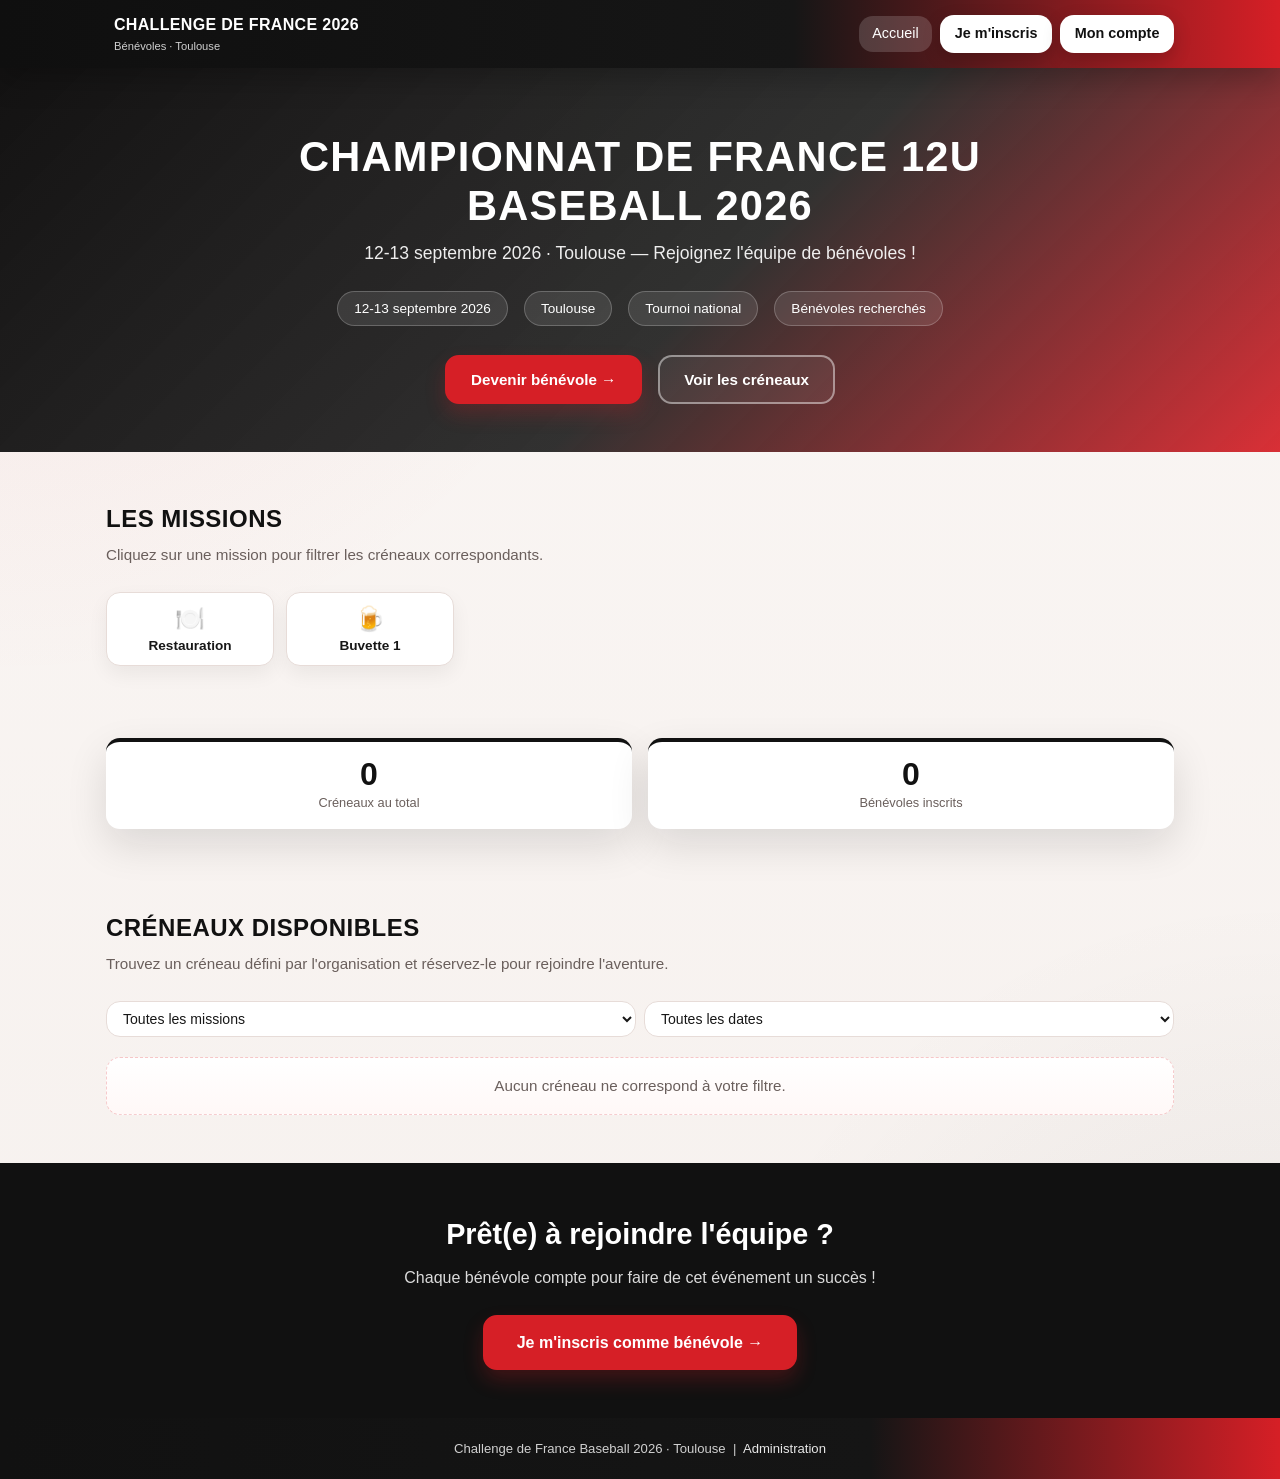
<file: index.html>
<!DOCTYPE html>
<html lang="fr">
<head>
  <meta charset="UTF-8" />
  <meta name="viewport" content="width=device-width, initial-scale=1.0" />
  <meta name="description" content="Devenez bénévole au Challenge de France de Baseball 2026 à Toulouse. Consultez les créneaux disponibles et inscrivez-vous en ligne." />
  <title>Bénévoles — Championnat de France 12U · Toulouse</title>
  <link rel="stylesheet" href="css/main.css?v=20260504-2" />
</head>
<body>

  <!-- ====== HEADER ====== -->
  <header>
    <nav class="navbar" aria-label="Navigation principale">
      <a href="index.html" class="navbar-brand" aria-label="Accueil">
        <span class="brand-emoji" aria-hidden="true"></span>
        <span>
          <span class="brand-text">Challenge de France 2026</span>
          <span class="brand-sub">Bénévoles · Toulouse</span>
        </span>
      </a>
      <div class="navbar-links" role="navigation">
        <a href="index.html" class="active">Accueil</a>
        <a href="benevole.html" class="btn-cta">Je m'inscris</a>
        <a href="compte.html" class="btn-cta">Mon compte</a>
      </div>
    </nav>
  </header>

  <main>

    <!-- ====== HERO ====== -->
    <section class="hero" aria-labelledby="hero-title">
      <div class="container">
        <h1 id="hero-title">
          Championnat de France 12U<br><span>Baseball 2026</span>
        </h1>
        <p class="hero-sub">
          12-13 septembre 2026 · Toulouse — Rejoignez l'équipe de bénévoles !
        </p>
        <div class="hero-badges" aria-label="Informations clés">
          <div class="hero-badge">12-13 septembre 2026</div>
          <div class="hero-badge">Toulouse</div>
          <div class="hero-badge">Tournoi national</div>
          <div class="hero-badge">Bénévoles recherchés</div>
        </div>
        <div class="hero-actions">
          <a href="benevole.html" class="btn btn-primary">Devenir bénévole →</a>
          <a href="#creneaux" class="btn btn-outline">Voir les créneaux</a>
        </div>
      </div>
    </section>

    <!-- ====== MISSIONS ====== -->
    <section class="section" aria-labelledby="missions-title">
      <div class="container">
        <h2 class="section-title" id="missions-title">Les missions</h2>
        <p class="section-sub">Cliquez sur une mission pour filtrer les créneaux correspondants.</p>

        <div class="missions-grid" role="list">
          <button class="mission-chip" data-mission="restauration" role="listitem" aria-label="Filtrer par mission Restauration">
            <span class="mission-icon" aria-hidden="true">🍽️</span>
            Restauration
          </button>
          <button class="mission-chip" data-mission="buvette_1" role="listitem" aria-label="Filtrer par mission Buvette 1">
            <span class="mission-icon" aria-hidden="true">🍺</span>
            Buvette 1
          </button>

        </div>
      </div>
    </section>

    <!-- ====== STATS ====== -->
    <section aria-label="Statistiques">
      <div class="container">
        <div class="stats-bar">
          <div class="stat-card">
            <div class="stat-number" id="stat-total-slots">—</div>
            <div class="stat-label">Créneaux au total</div>
          </div>
          <div class="stat-card">
            <div class="stat-number" id="stat-volunteers">—</div>
            <div class="stat-label">Bénévoles inscrits</div>
          </div>
        </div>
      </div>
    </section>

    <!-- ====== CRÉNEAUX ====== -->
    <section class="section" id="creneaux" aria-labelledby="creneaux-title">
      <div class="container">
        <h2 class="section-title" id="creneaux-title">Créneaux disponibles</h2>
        <p class="section-sub">Trouvez un créneau défini par l'organisation et réservez-le pour rejoindre l'aventure.</p>

        <!-- Filtres -->
        <div class="filter-bar" role="search" aria-label="Filtrer les créneaux">
          <select id="filter-mission" aria-label="Filtrer par mission">
            <option value="all">Toutes les missions</option>
            <option value="restauration">🍽️ Restauration</option>
            <option value="caisse_tombola">🎟️ Caisse/Tombola</option>
            <option value="terrain">⚾ Terrain</option>
            <option value="sono_video">🎤 Sono/vidéo</option>
            <option value="buvette_1">🍺 Buvette 1</option>
            <option value="buvette_2">🍺 Buvette 2</option>
          </select>
          <select id="filter-date" aria-label="Filtrer par date">
            <option value="all">Toutes les dates</option>
          </select>
        </div>

        <!-- Grille des créneaux (injectée par slots.js) -->
        <div id="slots-container" aria-live="polite" aria-label="Liste des créneaux">
          <div class="empty-state">
            <div class="empty-icon">⏳</div>
            <p>Chargement des créneaux fixes depuis la base…</p>
          </div>
        </div>
      </div>
    </section>

    <!-- ====== CTA INSCRIPTION ====== -->
    <section class="section" style="background:var(--color-primary);color:white;text-align:center;padding:3rem 1rem" aria-labelledby="cta-title">
      <div class="container">
        <h2 id="cta-title" style="font-size:1.8rem;margin-bottom:0.5rem">Prêt(e) à rejoindre l'équipe ?</h2>
        <p style="opacity:0.85;margin-bottom:1.5rem">Chaque bénévole compte pour faire de cet événement un succès !</p>
        <a href="benevole.html" class="btn btn-primary" style="font-size:1rem;padding:0.8rem 2rem">
          Je m'inscris comme bénévole →
        </a>
      </div>
    </section>

  </main>

  <!-- ====== FOOTER ====== -->
  <footer>
    <p>Challenge de France Baseball 2026 · Toulouse &nbsp;|&nbsp;
       <a href="admin.html">Administration</a>
    </p>
  </footer>

  <!-- Scripts (data.js doit être chargé en premier) -->
  <script src="js/supabase-config.js?v=20260430-1"></script>
  <script src="js/data.js?v=20260504-3"></script>
  <script src="js/slots.js?v=20260504-2"></script>

</body>
</html>
</file>
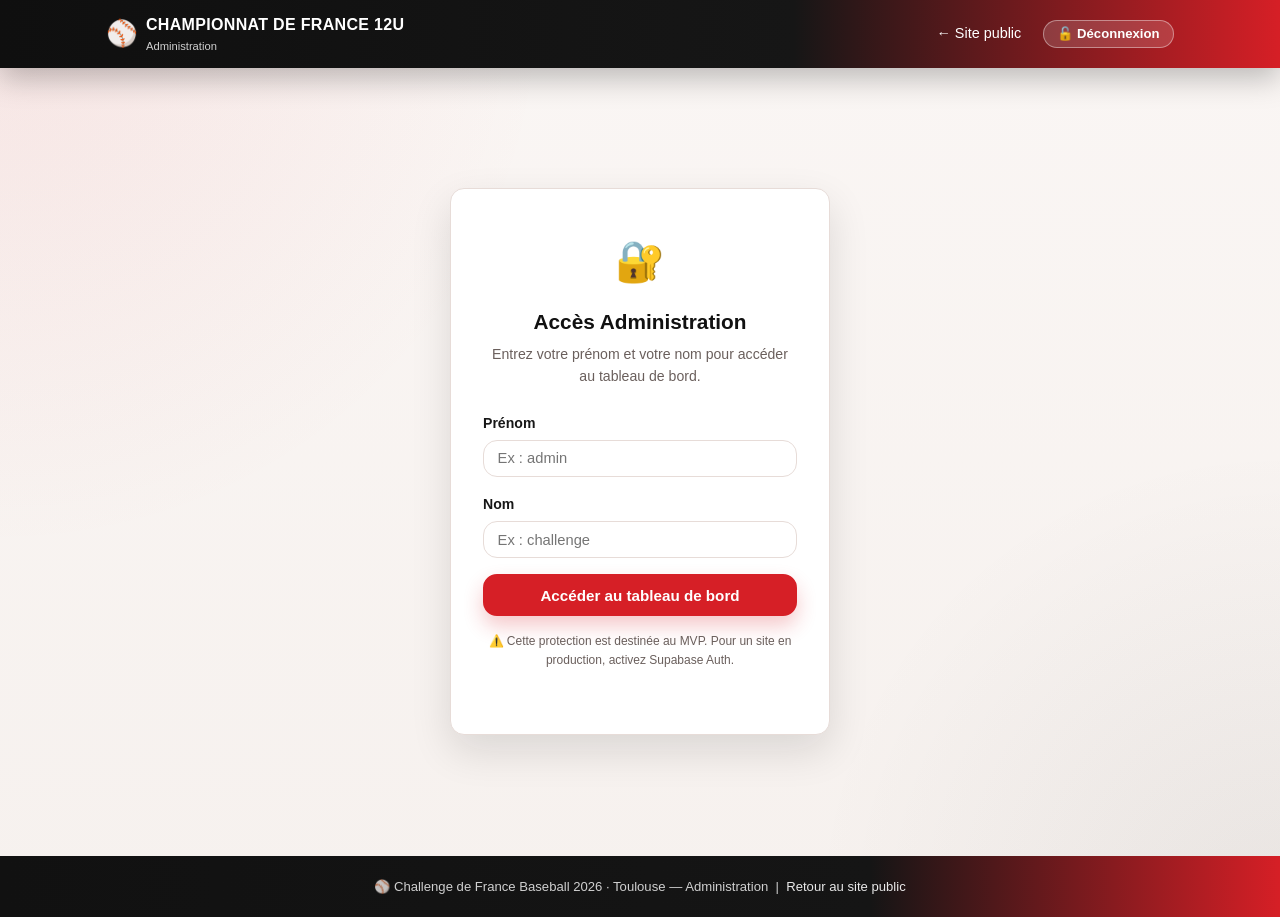
<file: admin.html>
<!DOCTYPE html>
<html lang="fr">
<head>
  <meta charset="UTF-8" />
  <meta name="viewport" content="width=device-width, initial-scale=1.0" />
  <meta name="robots" content="noindex, nofollow" />
  <title>Administration — Bénévoles · Championnat de France 12U · Baseball 2026</title>
  <link rel="stylesheet" href="css/main.css?v=20260504-1" />
  <link rel="stylesheet" href="css/admin.css?v=20260427-3" />
</head>
<body>

  <!-- ====== HEADER ====== -->
  <header>
    <nav class="navbar" aria-label="Navigation principale">
      <a href="index.html" class="navbar-brand" aria-label="Accueil">
        <span class="brand-emoji" aria-hidden="true">⚾</span>
        <span>
          <span class="brand-text">Championnat de France 12U</span>
          <span class="brand-sub">Administration</span>
        </span>
      </a>
      <div class="navbar-links">
        <a href="index.html">← Site public</a>
        <button id="logout-btn" class="btn btn-sm" style="background:rgba(255,255,255,0.15);color:white;border:1px solid rgba(255,255,255,0.4)" aria-label="Se déconnecter">
          🔓 Déconnexion
        </button>
      </div>
    </nav>
  </header>

  <main>

    <!-- ====== LOGIN ====== -->
    <section id="admin-login" class="admin-login-page" style="display:flex" aria-labelledby="login-title">
      <div class="login-card">
        <div class="login-icon" aria-hidden="true">🔐</div>
        <h2 id="login-title">Accès Administration</h2>
        <p>Entrez votre prénom et votre nom pour accéder au tableau de bord.</p>

        <div id="login-error" class="alert alert-danger hidden" role="alert">
          <span class="alert-icon" aria-hidden="true">⚠️</span>
          <span>Prénom ou nom incorrect.</span>
        </div>

        <form id="login-form" novalidate>
          <div class="form-group" style="text-align:left">
            <label for="admin-first-name">Prénom</label>
            <input
              type="text"
              id="admin-first-name"
              name="firstName"
              autocomplete="given-name"
              placeholder="Ex : admin"
              aria-required="true"
              required
            />
          </div>
          <div class="form-group" style="text-align:left">
            <label for="admin-last-name">Nom</label>
            <input
              type="text"
              id="admin-last-name"
              name="lastName"
              autocomplete="family-name"
              placeholder="Ex : challenge"
              aria-required="true"
              required
            />
          </div>
          <button type="submit" class="btn btn-primary btn-block" style="margin-top:0.5rem">
            Accéder au tableau de bord
          </button>
        </form>

        <p style="font-size:0.75rem;color:var(--color-text-muted);margin-top:1rem">
          ⚠️ Cette protection est destinée au MVP. Pour un site en production, activez Supabase Auth.
        </p>
      </div>
    </section>

    <!-- ====== DASHBOARD ====== -->
    <div id="admin-dashboard" style="display:none">
      <div class="admin-main">

        <!-- En-tête dashboard -->
        <div class="admin-header">
          <h1>📊 Tableau de bord bénévoles</h1>
          <div class="admin-toolbar">
            <div class="export-dropdown" style="position: relative; display: inline-block;">
              <button id="export-csv-btn" class="btn btn-sm btn-secondary" aria-label="Télécharger les données en CSV" aria-haspopup="true">
                📥 Télécharger
              </button>
              <div id="export-menu" class="export-menu" style="display: none; position: absolute; top: 100%; right: 0; background: white; border: 1px solid var(--color-border, #ddd); border-radius: 4px; box-shadow: 0 2px 8px rgba(0,0,0,0.15); z-index: 1000; min-width: 220px;">
                <button id="export-registrations-btn" class="export-option" style="display: block; width: 100%; padding: 0.75rem 1rem; text-align: left; border: none; background: none; cursor: pointer; font-size: 0.95rem;">
                  📋 Inscriptions
                </button>
                <button id="export-slots-btn" class="export-option" style="display: block; width: 100%; padding: 0.75rem 1rem; text-align: left; border: none; background: none; cursor: pointer; font-size: 0.95rem;">
                  🕒 Créneaux
                </button>
                <button id="export-accounts-btn" class="export-option" style="display: block; width: 100%; padding: 0.75rem 1rem; text-align: left; border: none; background: none; cursor: pointer; font-size: 0.95rem;">
                  👤 Comptes utilisateurs
                </button>
              </div>
            </div>
          </div>
        </div>

        <!-- Stats rapides -->
        <div class="stats-bar" style="margin-bottom:1.5rem" aria-label="Statistiques">
          <div class="stat-card accent">
            <div class="stat-number" id="admin-stat-reg">—</div>
            <div class="stat-label">Inscriptions</div>
          </div>
          <div class="stat-card">
            <div class="stat-number" id="admin-stat-open">—</div>
            <div class="stat-label">Créneaux dispo</div>
          </div>
          <div class="stat-card">
            <div class="stat-number" id="admin-stat-full">—</div>
            <div class="stat-label">Créneaux complets</div>
          </div>
          <div class="stat-card">
            <div class="stat-number" id="admin-stat-places">—</div>
            <div class="stat-label">Places total</div>
          </div>
        </div>

        <!-- Onglets -->
        <div class="admin-tabs" role="tablist" aria-label="Sections du tableau de bord">
          <button class="tab-btn active" data-tab="tab-registrations" role="tab" aria-selected="true" aria-controls="tab-registrations">
            📋 Inscriptions
          </button>
          <button class="tab-btn" data-tab="tab-slots" role="tab" aria-selected="false" aria-controls="tab-slots">
            📅 Créneaux
          </button>
          <button class="tab-btn" data-tab="tab-calendar" role="tab" aria-selected="false" aria-controls="tab-calendar">
            🗓️ Calendrier
          </button>
          <button class="tab-btn" data-tab="tab-accounts" role="tab" aria-selected="false" aria-controls="tab-accounts">
            👤 Comptes créés
          </button>
        </div>

        <!-- ---- Onglet Inscriptions ---- -->
        <div id="tab-registrations" class="tab-panel active" role="tabpanel" aria-labelledby="tab-btn-registrations">

          <!-- Filtres -->
          <div class="filter-bar" style="margin-bottom:1rem" aria-label="Filtres des inscriptions">
            <select id="admin-filter-mission" aria-label="Filtrer par mission">
              <option value="all">Toutes les missions</option>
            </select>
            <select id="admin-filter-date" aria-label="Filtrer par date">
              <option value="all">Toutes les dates</option>
            </select>
          </div>

          <!-- Tableau -->
          <div class="table-wrapper">
            <table aria-label="Liste des inscriptions bénévoles">
              <thead>
                <tr>
                  <th scope="col">Nom</th>
                  <th scope="col">Coordonnées</th>
                  <th scope="col">Mission</th>
                  <th scope="col">Créneau</th>
                  <th scope="col">Commentaire</th>
                  <th scope="col">Inscrit le</th>
                  <th scope="col"><span class="sr-only">Actions</span></th>
                </tr>
              </thead>
              <tbody id="reg-tbody" aria-live="polite">
                <tr>
                  <td colspan="7" style="text-align:center;padding:2rem;color:var(--color-text-muted)">
                    Chargement…
                  </td>
                </tr>
              </tbody>
            </table>
          </div>
        </div>

        <!-- ---- Onglet Créneaux ---- -->
        <div id="tab-slots" class="tab-panel" role="tabpanel">
          <div id="slots-admin-container" aria-live="polite">
            <p style="color:var(--color-text-muted)">Chargement…</p>
          </div>
        </div>

        <!-- ---- Onglet Calendrier ---- -->
        <div id="tab-calendar" class="tab-panel" role="tabpanel">
          <div id="calendar-admin-container" aria-live="polite">
            <p style="color:var(--color-text-muted)">Chargement…</p>
          </div>
        </div>

        <!-- ---- Onglet Comptes ---- -->
        <div id="tab-accounts" class="tab-panel" role="tabpanel">
          <div class="table-wrapper">
            <table aria-label="Liste des comptes bénévoles créés">
              <thead>
                <tr>
                  <th scope="col">Nom</th>
                  <th scope="col">Email</th>
                  <th scope="col">Téléphone</th>
                  <th scope="col">Créé le</th>
                </tr>
              </thead>
              <tbody id="accounts-tbody" aria-live="polite">
                <tr>
                  <td colspan="4" style="text-align:center;padding:2rem;color:var(--color-text-muted)">
                    Chargement…
                  </td>
                </tr>
              </tbody>
            </table>
          </div>
        </div>
      </div><!-- /admin-main -->
    </div><!-- /admin-dashboard -->

  </main>

  <!-- ====== MODAL SUPPRESSION ====== -->
  <div id="delete-modal" class="modal-overlay hidden" role="dialog" aria-modal="true" aria-labelledby="delete-modal-title">
    <div class="modal">
      <h3 id="delete-modal-title">⚠️ Confirmer la suppression</h3>
      <p>Cette action est irréversible. Êtes-vous sûr(e) de vouloir supprimer cette inscription ?</p>
      <div class="modal-actions">
        <button id="delete-cancel-btn" class="btn btn-sm" style="background:#eee;color:var(--color-text);border:none">
          Annuler
        </button>
        <button id="delete-confirm-btn" class="btn btn-sm" style="background:var(--color-danger);color:white;border:none">
          Supprimer
        </button>
      </div>
    </div>
  </div>

  <!-- ====== FOOTER ====== -->
  <footer>
    <p>⚾ Challenge de France Baseball 2026 · Toulouse — Administration &nbsp;|&nbsp;
       <a href="index.html">Retour au site public</a>
    </p>
  </footer>

  <!-- Scripts -->
  <script src="js/supabase-config.js?v=20260430-1"></script>
  <script src="js/password-toggle.js?v=20260430-1"></script>
  <script src="js/data.js?v=20260504-2"></script>
  <script src="js/admin.js?v=20260430-1"></script>

  <style>
    /* Accessibilité : classe sr-only */
    .sr-only {
      position: absolute;
      width: 1px;
      height: 1px;
      padding: 0;
      margin: -1px;
      overflow: hidden;
      clip: rect(0,0,0,0);
      white-space: nowrap;
      border: 0;
    }
  </style>

</body>
</html>
</file>
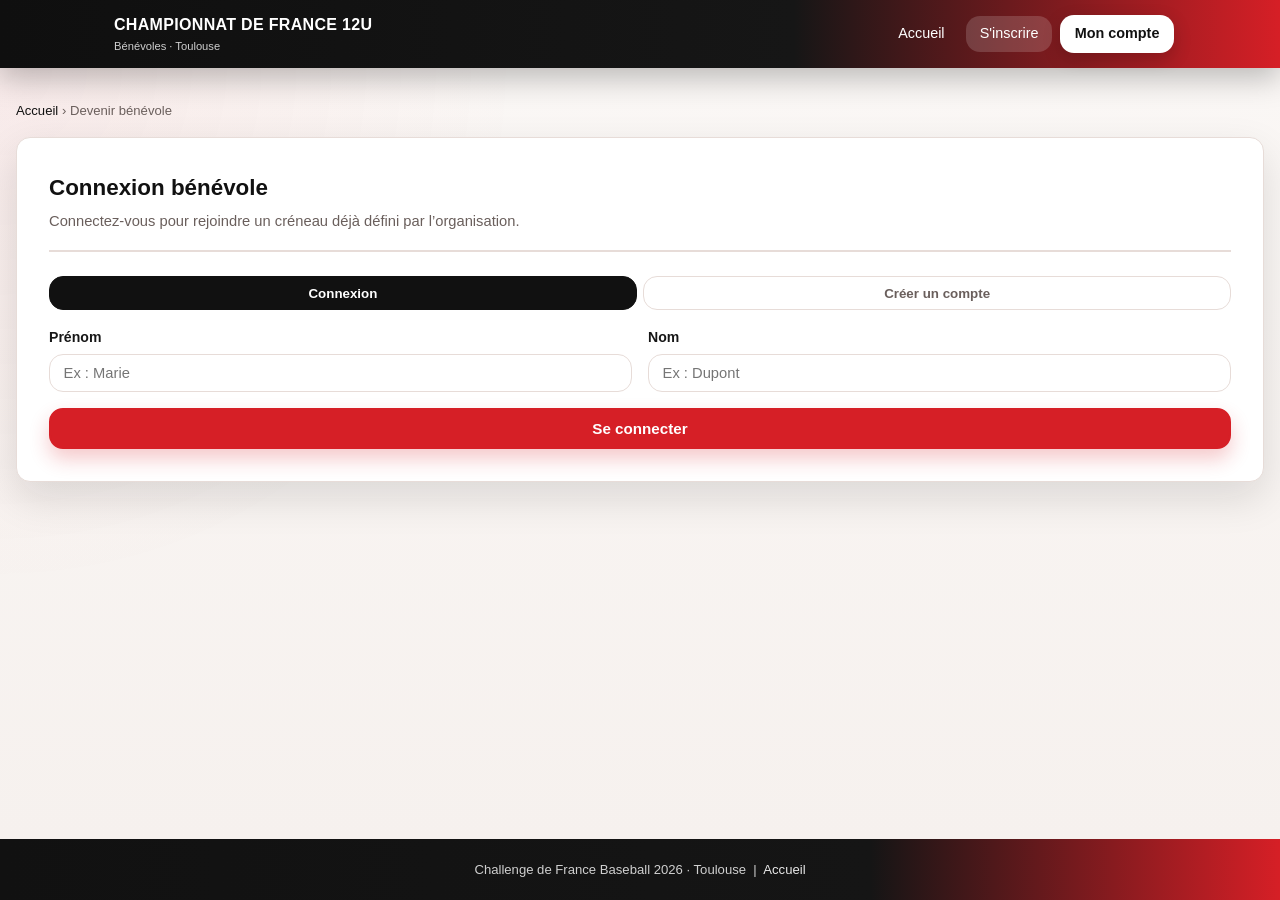
<file: benevole.html>
<!DOCTYPE html>
<html lang="fr">
<head>
  <meta charset="UTF-8" />
  <meta name="viewport" content="width=device-width, initial-scale=1.0" />
  <meta name="description" content="Inscrivez-vous comme bénévole au Challenge de France de Baseball 2026 à Toulouse." />
  <title>S'inscrire — Bénévoles · Championnat de France 12U · Baseball 2026</title>
  <link rel="stylesheet" href="css/main.css?v=20260504-1" />
</head>
<body>

  <!-- ====== HEADER ====== -->
  <header>
    <nav class="navbar" aria-label="Navigation principale">
      <a href="index.html" class="navbar-brand" aria-label="Accueil">
        <span class="brand-emoji" aria-hidden="true"></span>
        <span>
            <span class="brand-text">Championnat de France 12U</span>
          <span class="brand-sub">Bénévoles · Toulouse</span>
        </span>
      </a>
      <div class="navbar-links" role="navigation">
        <a href="index.html">Accueil</a>
        <a href="benevole.html" class="active">S'inscrire</a>
        <a href="compte.html" class="btn-cta">Mon compte</a>
      </div>
    </nav>
  </header>

  <main class="form-page">
    <div class="form-container">

      <!-- Breadcrumb -->
      <nav aria-label="Fil d'Ariane" style="font-size:0.82rem;color:var(--color-text-muted);margin-bottom:1rem">
        <a href="index.html">Accueil</a> › Devenir bénévole
      </nav>

      <section class="form-card" aria-labelledby="auth-title">
        <div class="form-header">
          <h2 id="auth-title">Connexion bénévole</h2>
          <p>Connectez-vous pour rejoindre un créneau déjà défini par l’organisation.</p>
        </div>

        <div id="auth-alert" class="alert alert-danger hidden" role="alert" aria-live="assertive">
          <span class="alert-icon" aria-hidden="true"></span>
          <span class="alert-message">Une erreur est survenue.</span>
        </div>

        <div id="user-session" class="planner-session hidden" aria-live="polite">
          <div>
            Connecté en tant que <strong id="session-name">—</strong>
          </div>
          <button id="logout-user-btn" class="btn btn-sm" type="button" style="background:#f0f3f9;border:1px solid var(--color-border)">Se déconnecter</button>
        </div>

        <div id="auth-panel" class="auth-panel">
          <div class="auth-tabs" role="tablist" aria-label="Connexion ou création de compte">
            <button id="tab-login" class="auth-tab active" data-tab="login" role="tab" aria-selected="true" type="button">Connexion</button>
            <button id="tab-register" class="auth-tab" data-tab="register" role="tab" aria-selected="false" type="button">Créer un compte</button>
          </div>

          <form id="login-form" class="auth-form" data-panel="login" autocomplete="on">
            <div class="form-row">
              <div class="form-group">
                <label for="login-firstName">Prénom</label>
                <input id="login-firstName" name="firstName" type="text" placeholder="Ex : Marie" required />
              </div>
              <div class="form-group">
                <label for="login-lastName">Nom</label>
                <input id="login-lastName" name="lastName" type="text" placeholder="Ex : Dupont" required />
              </div>
            </div>
            <button class="btn btn-primary btn-block" type="submit">Se connecter</button>
          </form>

          <form id="register-form" class="auth-form hidden" data-panel="register" autocomplete="on">
            <div class="form-row">
              <div class="form-group">
                <label for="register-firstName">Prénom</label>
                <input id="register-firstName" name="firstName" type="text" placeholder="Ex : Marie" required />
              </div>
              <div class="form-group">
                <label for="register-lastName">Nom</label>
                <input id="register-lastName" name="lastName" type="text" placeholder="Ex : Dupont" required />
              </div>
            </div>
            <div class="form-group">
              <label for="register-email">Email</label>
              <input id="register-email" name="email" type="email" placeholder="Ex : marie@email.fr" required />
            </div>
            <div class="form-group">
              <label for="register-phone">Téléphone</label>
              <input id="register-phone" name="phone" type="tel" placeholder="Ex : 06 12 34 56 78" required />
            </div>
            <button class="btn btn-primary btn-block" type="submit">Créer mon compte</button>
          </form>
        </div>
      </section>

      <section id="planner-card" class="form-card hidden" aria-labelledby="planner-title" style="margin-top:1rem">
        <div class="form-header">
          <h2 id="planner-title">Choix d'un créneau</h2>
          <p>Sélectionnez un créneau existant correspondant à votre disponibilité. Les créneaux sont créés par l’organisation et visibles par tous.</p>
          <a href="#my-slots-section" class="btn btn-sm" style="margin-top:0.65rem;background:#f0f3f9;border:1px solid var(--color-border)">Mes créneaux</a>
        </div>

        <div id="planner-alert" class="alert alert-info hidden" role="status" aria-live="polite">
          <span class="alert-icon" aria-hidden="true">ℹ️</span>
          <span class="alert-message">Information</span>
        </div>

        <div class="planner-layout">
          <div class="planner-create card">
            <h3>Filtres</h3>
            <div class="form-group">
              <label for="slot-filter-mission">Mission</label>
              <select id="slot-filter-mission" name="slot-filter-mission">
                <option value="all">Toutes les missions</option>
              </select>
            </div>
            <div class="form-group">
              <label for="slot-filter-date">Date</label>
              <select id="slot-filter-date" name="slot-filter-date">
                <option value="all">Toutes les dates</option>
              </select>
            </div>
            <div class="form-group">
              <label for="slot-comment">Note pour l'organisation (optionnel)</label>
              <textarea id="slot-comment" rows="2" placeholder="Ex : besoin d'un créneau court, je peux aider au transport..."></textarea>
            </div>
            <p class="form-note">Choisissez un créneau dans la liste à droite pour vous inscrire.</p>
          </div>

          <div class="planner-calendar card">
            <div class="planner-calendar-head">
              <h3>Créneaux disponibles</h3>
            </div>
            <div id="slots-grid" class="slots-grid" aria-live="polite"></div>
          </div>
        </div>

        <div id="my-slots-section" class="planner-join card" style="margin-top:1rem">
          <h3>Mes créneaux</h3>
          <p class="form-note" style="margin-bottom:0.75rem">Voici les créneaux que vous avez déjà réservés.</p>
          <div id="my-slots-list"></div>
        </div>
      </section>

    </div><!-- /form-container -->
  </main>

  <!-- ====== FOOTER ====== -->
  <footer>
    <p>Challenge de France Baseball 2026 · Toulouse &nbsp;|&nbsp;
       <a href="index.html">Accueil</a>
    </p>
  </footer>

  <!-- Scripts -->
  <script src="js/supabase-config.js?v=20260430-1"></script>
  <script src="js/data.js?v=20260504-2"></script>
  <script src="js/form.js?v=20260504-1"></script>

</body>
</html>
</file>
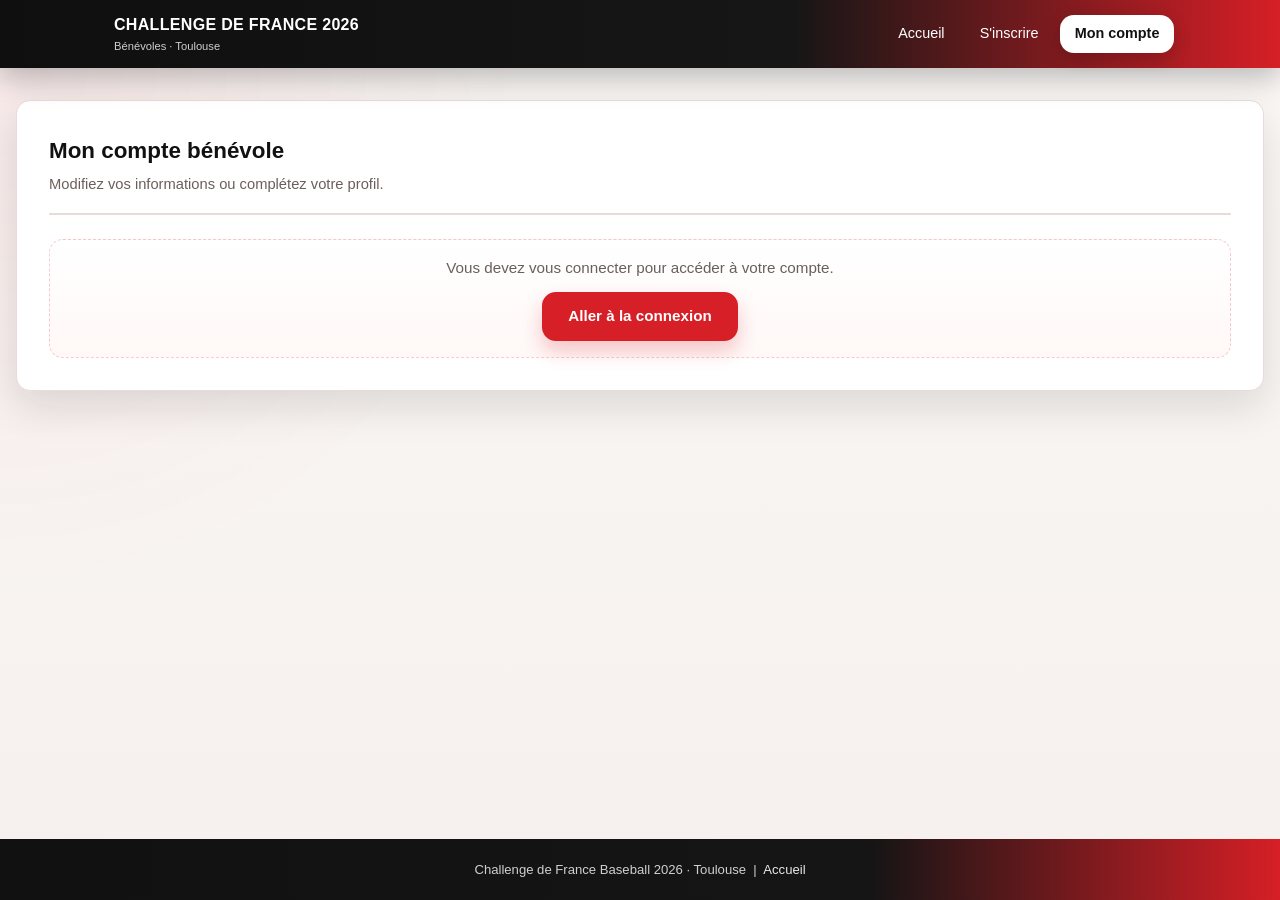
<file: compte.html>
<!DOCTYPE html>
<html lang="fr">
<head>
  <meta charset="UTF-8" />
  <meta name="viewport" content="width=device-width, initial-scale=1.0" />
  <meta name="description" content="Gérez vos informations bénévoles pour le Challenge de France de Baseball 2026 à Toulouse." />
  <title>Mon compte — Bénévoles · Championnat de France 12U · Baseball 2026</title>
  <link rel="stylesheet" href="css/main.css?v=20260504-1" />
</head>
<body>

  <header>
    <nav class="navbar" aria-label="Navigation principale">
      <a href="index.html" class="navbar-brand" aria-label="Accueil">
        <span class="brand-emoji" aria-hidden="true"></span>
        <span>
          <span class="brand-text">Challenge de France 2026</span>
          <span class="brand-sub">Bénévoles · Toulouse</span>
        </span>
      </a>
      <div class="navbar-links" role="navigation">
        <a href="index.html">Accueil</a>
        <a href="benevole.html">S'inscrire</a>
        <a href="compte.html" class="btn-cta active">Mon compte</a>
      </div>
    </nav>
  </header>

  <main class="form-page">
    <div class="form-container">
      <section class="form-card" aria-labelledby="account-title">
        <div class="form-header">
          <h2 id="account-title">Mon compte bénévole</h2>
          <p>Modifiez vos informations ou complétez votre profil.</p>
        </div>

        <div id="account-alert" class="alert alert-info hidden" role="status" aria-live="polite">
          <span class="alert-icon" aria-hidden="true">ℹ️</span>
          <span class="alert-message">Information</span>
        </div>

        <div id="account-logged-out" class="empty-state hidden" style="padding:1rem 1.2rem;">
          <p>Vous devez vous connecter pour accéder à votre compte.</p>
          <a href="benevole.html" class="btn btn-primary" style="margin-top:0.75rem">Aller à la connexion</a>
        </div>

        <form id="account-form" class="auth-form hidden" autocomplete="on">
          <div class="form-row">
            <div class="form-group">
              <label for="account-firstName">Prénom</label>
              <input id="account-firstName" name="firstName" type="text" required placeholder="Entrez la valeur" />
            </div>
            <div class="form-group">
              <label for="account-lastName">Nom</label>
              <input id="account-lastName" name="lastName" type="text" required placeholder="Entrez la valeur" />
            </div>
          </div>
          <div class="form-group">
            <label for="account-email">Email</label>
            <input id="account-email" name="email" type="email" required placeholder="Entrez la valeur" />
          </div>
          <div class="form-group">
            <label for="account-phone">Téléphone</label>
            <input id="account-phone" name="phone" type="tel" required placeholder="Entrez la valeur" />
          </div>
          <button class="btn btn-primary btn-block" type="submit">Enregistrer les modifications</button>
        </form>

        <div class="account-danger-zone hidden" id="account-delete-zone">
          <button id="delete-account-btn" class="btn btn-danger btn-block" type="button">
            Supprimer mon compte et mes données
          </button>
        </div>
      </section>
    </div>
  </main>

  <footer>
    <p>Challenge de France Baseball 2026 · Toulouse &nbsp;|&nbsp;
       <a href="index.html">Accueil</a>
    </p>
  </footer>

  <script src="js/supabase-config.js?v=20260430-3"></script>
  <script src="js/data.js?v=20260504-2"></script>
  <script src="js/account.js?v=20260501-2"></script>

</body>
</html>
</file>
<file: css/main.css>
/* ===================================================
   Baseball Challenge France 2026 — Styles principaux
   Mobile-first, responsive
   =================================================== */

/* ---- Variables ---- */
:root {
  --color-primary: #111111;
  --color-secondary: #d61f26;
  --color-white: #ffffff;
  --color-bg: #f6f1ee;
  --color-bg-card: #ffffff;
  --color-text: #171717;
  --color-text-muted: #6a5f5c;
  --color-border: #e7dcd8;
  --color-success: #28a745;
  --color-warning: #ffc107;
  --color-danger: #dc3545;
  --radius: 14px;
  --shadow: 0 16px 40px rgba(17, 17, 17, 0.12);
  --font: 'Trebuchet MS', 'Segoe UI', sans-serif;
  --transition: 0.2s ease;
}

/* ---- Reset & Base ---- */
*, *::before, *::after {
  box-sizing: border-box;
  margin: 0;
  padding: 0;
}

html {
  scroll-behavior: smooth;
}

body {
  font-family: var(--font);
  background:
    radial-gradient(circle at top left, rgba(214, 31, 38, 0.08), transparent 35%),
    radial-gradient(circle at bottom right, rgba(17, 17, 17, 0.06), transparent 30%),
    linear-gradient(180deg, #faf6f4 0%, var(--color-bg) 100%);
  color: var(--color-text);
  line-height: 1.6;
  min-height: 100vh;
  display: flex;
  flex-direction: column;
}

img {
  max-width: 100%;
  display: block;
}

a {
  color: var(--color-primary);
  text-decoration: none;
}

a:hover {
  text-decoration: underline;
}

ul, ol {
  list-style: none;
}

/* ---- Layout ---- */
.container {
  width: 100%;
  max-width: 1100px;
  margin: 0 auto;
  padding: 0 1rem;
}

main {
  flex: 1;
}

/* ---- Header / Navbar ---- */
header {
  background: linear-gradient(90deg, #0f0f0f 0%, #161616 62%, #d61f26 100%);
  color: var(--color-white);
  padding: 0;
  position: sticky;
  top: 0;
  z-index: 100;
  box-shadow: 0 10px 30px rgba(0,0,0,0.25);
}

.navbar {
  display: flex;
  align-items: center;
  justify-content: space-between;
  padding: 0.75rem 1rem;
  max-width: 1100px;
  margin: 0 auto;
}

.navbar-brand {
  display: flex;
  align-items: center;
  gap: 0.5rem;
  text-decoration: none;
  color: var(--color-white);
}

.navbar-brand .brand-emoji {
  font-size: 1.6rem;
}

.navbar-brand .brand-text {
  font-size: 1rem;
  font-weight: 700;
  line-height: 1.2;
  text-transform: uppercase;
  letter-spacing: 0.02em;
}

.navbar-brand .brand-sub {
  font-size: 0.7rem;
  font-weight: 400;
  opacity: 0.8;
  display: block;
}

.navbar-links {
  display: flex;
  gap: 0.5rem;
  align-items: center;
}

.navbar-links a {
  color: var(--color-white);
  padding: 0.4rem 0.85rem;
  border-radius: var(--radius);
  font-size: 0.9rem;
  font-weight: 500;
  transition: background var(--transition);
  text-decoration: none;
}

.navbar-links a:hover,
.navbar-links a.active {
  background: rgba(255,255,255,0.16);
  text-decoration: none;
}

.navbar-links a.btn-cta {
  background: #ffffff;
  color: var(--color-primary);
  border: 1px solid rgba(255,255,255,0.2);
  box-shadow: 0 6px 18px rgba(0,0,0,0.18);
  font-weight: 700;
}

.navbar-links a.btn-cta:hover {
  background: #fff3f3;
}

/* ---- Hero ---- */
.hero {
  background:
    linear-gradient(135deg, rgba(0,0,0,0.92) 0%, rgba(17,17,17,0.86) 56%, rgba(214,31,38,0.92) 100%),
    radial-gradient(circle at top right, rgba(255,255,255,0.08), transparent 32%);
  color: var(--color-white);
  padding: 4rem 1rem 3rem;
  text-align: center;
}

.hero h1 {
  font-size: 2.1rem;
  font-weight: 900;
  margin-bottom: 0.5rem;
  line-height: 1.2;
  text-transform: uppercase;
  letter-spacing: 0.03em;
}

.hero h1 span {
  color: #ffffff;
}

.hero .hero-sub {
  font-size: 1.1rem;
  opacity: 0.92;
  margin-bottom: 1.5rem;
}

.hero-badges {
  display: flex;
  justify-content: center;
  gap: 1rem;
  flex-wrap: wrap;
  margin-bottom: 1.8rem;
}

.hero-badge {
  background: rgba(255,255,255,0.1);
  border: 1px solid rgba(255,255,255,0.22);
  border-radius: 2rem;
  padding: 0.35rem 1rem;
  font-size: 0.85rem;
  display: flex;
  align-items: center;
  gap: 0.35rem;
}

.hero-actions {
  display: flex;
  justify-content: center;
  gap: 1rem;
  flex-wrap: wrap;
}

/* ---- Buttons ---- */
.btn {
  display: inline-block;
  padding: 0.65rem 1.5rem;
  border-radius: var(--radius);
  font-size: 0.95rem;
  font-weight: 600;
  cursor: pointer;
  border: 2px solid transparent;
  transition: all var(--transition);
  text-decoration: none;
  text-align: center;
}

.btn:hover {
  text-decoration: none;
}

.btn-primary {
  background: var(--color-secondary);
  color: var(--color-white);
  border-color: var(--color-secondary);
  box-shadow: 0 10px 20px rgba(214, 31, 38, 0.24);
}

.btn-primary:hover {
  background: #b8181e;
  border-color: #b8181e;
}

.btn-outline {
  background: rgba(255,255,255,0.06);
  color: var(--color-white);
  border-color: rgba(255,255,255,0.45);
}

.btn-outline:hover {
  background: rgba(255,255,255,0.14);
}

.btn-secondary {
  background: var(--color-primary);
  color: var(--color-white);
}

.btn-secondary:hover {
  background: #002d6b;
}

.btn-danger {
  background: #b42318;
  color: var(--color-white);
  border-color: #b42318;
}

.btn-danger:hover {
  background: #8f1d13;
  border-color: #8f1d13;
}

.btn-sm {
  padding: 0.35rem 0.85rem;
  font-size: 0.82rem;
}

.btn-block {
  width: 100%;
  display: block;
}

/* ---- Sections ---- */
.section {
  padding: 3rem 0;
}

.section-title {
  font-size: 1.5rem;
  font-weight: 800;
  color: var(--color-primary);
  margin-bottom: 0.3rem;
  display: flex;
  align-items: center;
  gap: 0.5rem;
  text-transform: uppercase;
  letter-spacing: 0.02em;
}

.section-sub {
  color: var(--color-text-muted);
  font-size: 0.95rem;
  margin-bottom: 1.5rem;
}

/* ---- Cards ---- */
.card {
  background: var(--color-bg-card);
  border-radius: calc(var(--radius) + 2px);
  box-shadow: var(--shadow);
  padding: 1.2rem;
  border: 1px solid var(--color-border);
}

/* ---- Stats bar ---- */
.stats-bar {
  display: grid;
  grid-template-columns: repeat(auto-fit, minmax(140px, 1fr));
  gap: 1rem;
  margin-bottom: 2rem;
}

.stat-card {
  background: var(--color-bg-card);
  border-radius: var(--radius);
  box-shadow: var(--shadow);
  padding: 1rem;
  text-align: center;
  border-top: 4px solid var(--color-primary);
}

.stat-card.accent {
  border-top-color: var(--color-secondary);
}

.stat-number {
  font-size: 2rem;
  font-weight: 800;
  color: var(--color-primary);
  line-height: 1;
}

.stat-card.accent .stat-number {
  color: var(--color-secondary);
}

.stat-label {
  font-size: 0.8rem;
  color: var(--color-text-muted);
  margin-top: 0.2rem;
}

/* ---- Slots Grid ---- */
.slots-grid {
  display: grid;
  grid-template-columns: repeat(auto-fill, minmax(290px, 1fr));
  gap: 1rem;
}

/* ---- Calendar view (homepage slots) ---- */
.calendar-grid {
  display: grid;
  grid-template-columns: repeat(auto-fit, minmax(240px, 1fr));
  gap: 1rem;
  align-items: start;
}

.calendar-intro {
  display: flex;
  justify-content: space-between;
  gap: 1rem;
  align-items: flex-end;
  flex-wrap: wrap;
  margin-bottom: 1rem;
}

.calendar-title {
  font-size: 1.15rem;
  font-weight: 800;
  color: var(--color-primary);
  margin-bottom: 0.25rem;
}

.calendar-subtitle {
  color: var(--color-text-muted);
  font-size: 0.93rem;
  max-width: 58rem;
}

.calendar-legend {
  display: flex;
  flex-wrap: wrap;
  gap: 0.6rem 0.9rem;
  align-items: center;
}

.calendar-legend-item {
  display: inline-flex;
  align-items: center;
  gap: 0.45rem;
  font-size: 0.82rem;
  color: var(--color-text-muted);
  white-space: nowrap;
}

.calendar-legend-swatch {
  width: 0.9rem;
  height: 0.9rem;
  border-radius: 999px;
  border: 1px solid rgba(17, 17, 17, 0.12);
  background: linear-gradient(135deg, rgba(214, 31, 38, 0.18), rgba(17, 17, 17, 0.06));
}

.calendar-legend-filled {
  background: linear-gradient(135deg, rgba(30, 41, 59, 0.92), rgba(214, 31, 38, 0.82));
}

.calendar-legend-empty {
  background: repeating-linear-gradient(
    135deg,
    rgba(255, 255, 255, 0.95) 0,
    rgba(255, 255, 255, 0.95) 6px,
    rgba(214, 31, 38, 0.18) 6px,
    rgba(214, 31, 38, 0.18) 12px
  );
}

.calendar-scroll {
  overflow-x: auto;
  padding-bottom: 0.25rem;
}

.calendar-grid-wrap {
  display: grid;
  gap: 0.8rem 0.7rem;
  min-width: 980px;
}

.calendar-corner,
.calendar-day-header-cell,
.calendar-resource-cell,
.calendar-cell {
  border-radius: 16px;
}

.calendar-corner,
.calendar-day-header-cell {
  background: linear-gradient(180deg, #111111 0%, #232323 100%);
  color: white;
  padding: 0.95rem 1rem;
  box-shadow: 0 10px 24px rgba(17, 17, 17, 0.14);
}

.calendar-corner {
  display: flex;
  flex-direction: column;
  justify-content: center;
  min-height: 88px;
  gap: 0.2rem;
  text-transform: uppercase;
  letter-spacing: 0.06em;
}

.calendar-corner small {
  color: rgba(255,255,255,0.72);
}

.calendar-day-header-cell {
  min-height: 88px;
  display: flex;
  flex-direction: column;
  justify-content: center;
  gap: 0.1rem;
}

.calendar-day-kicker {
  font-size: 0.72rem;
  text-transform: uppercase;
  letter-spacing: 0.08em;
  color: rgba(255,255,255,0.7);
}

.calendar-day-title {
  font-size: 1.05rem;
  font-weight: 800;
}

.calendar-day-sub {
  font-size: 0.82rem;
  color: rgba(255,255,255,0.82);
}

.calendar-row {
  display: contents;
}

.calendar-resource-cell {
  background: linear-gradient(135deg, #fff8f3, #ffffff);
  border: 1px solid var(--color-border);
  box-shadow: var(--shadow);
  padding: 0.85rem 0.95rem;
  min-height: 116px;
  display: flex;
  flex-direction: column;
  justify-content: center;
  border-left: 4px solid var(--mission-accent, var(--color-secondary));
}

.calendar-resource-label {
  font-size: 1rem;
  font-weight: 800;
  color: var(--mission-text, var(--color-primary));
}

.calendar-resource-meta {
  font-size: 0.78rem;
  color: var(--color-text-muted);
  margin-top: 0.25rem;
}

.calendar-cell {
  background: rgba(255,255,255,0.72);
  border: 1px solid rgba(231, 220, 216, 0.95);
  min-height: 116px;
  padding: 0.6rem;
  display: grid;
  gap: 0.45rem;
  align-content: start;
}

.calendar-cell-empty {
  background:
    repeating-linear-gradient(135deg, rgba(255,255,255,0.9) 0 10px, rgba(214,31,38,0.08) 10px 20px),
    rgba(255,255,255,0.55);
}

.calendar-cell-empty::after {
  content: 'Sans créneau';
  color: var(--color-text-muted);
  font-size: 0.76rem;
  font-weight: 700;
  align-self: center;
  justify-self: center;
  opacity: 0.85;
}

.calendar-band {
  display: flex;
  flex-direction: column;
  gap: 0.2rem;
  padding: 0.62rem 0.7rem;
  border-radius: 14px;
  text-decoration: none;
  color: var(--mission-text, #111111);
  border: 1px solid rgba(17,17,17,0.1);
  box-shadow: 0 10px 22px rgba(17, 17, 17, 0.06);
  transition: transform var(--transition), box-shadow var(--transition), filter var(--transition);
  background: linear-gradient(135deg, var(--mission-soft, rgba(214,31,38,0.1)) 0%, rgba(255,255,255,0.96) 100%);
  position: relative;
  overflow: hidden;
}

.calendar-band::before {
  content: '';
  position: absolute;
  inset: 0;
  background: linear-gradient(90deg, rgba(255,255,255,0.28), transparent 25%, transparent 75%, rgba(255,255,255,0.18));
  pointer-events: none;
}

.calendar-band:hover {
  transform: translateY(-2px);
  box-shadow: 0 14px 26px rgba(17, 17, 17, 0.1);
  text-decoration: none;
}

.calendar-band-top {
  display: flex;
  justify-content: space-between;
  gap: 0.5rem;
  align-items: baseline;
  font-size: 0.76rem;
  font-weight: 800;
  text-transform: uppercase;
  letter-spacing: 0.04em;
}

.calendar-band-count {
  color: var(--mission-text, #111111);
  background: rgba(255,255,255,0.72);
  padding: 0.08rem 0.45rem;
  border-radius: 999px;
}

.calendar-band-title {
  font-size: 0.9rem;
  font-weight: 800;
}

.calendar-band-body {
  font-size: 0.78rem;
  color: var(--color-text-muted);
}

.calendar-band-empty {
  background:
    repeating-linear-gradient(135deg, rgba(255,255,255,0.7) 0 10px, rgba(214,31,38,0.15) 10px 20px),
    linear-gradient(135deg, rgba(255,255,255,0.94), rgba(255,255,255,0.86));
}

.calendar-band-empty .calendar-band-empty-label {
  font-weight: 800;
  color: var(--mission-text, var(--color-text-muted));
}

.calendar-band-full {
  border-color: rgba(220, 53, 69, 0.28);
  box-shadow: 0 12px 26px rgba(220, 53, 69, 0.08);
}

.calendar-band-mine {
  outline: 2px solid rgba(17,17,17,0.18);
  outline-offset: 1px;
}

.calendar-band-restauration { --mission-accent: #d61f26; --mission-soft: rgba(214,31,38,0.14); --mission-text: #8d1117; }
.calendar-band-caisse_tombola { --mission-accent: #c98a00; --mission-soft: rgba(201,138,0,0.16); --mission-text: #7b5400; }
.calendar-band-terrain { --mission-accent: #17814f; --mission-soft: rgba(23,129,79,0.14); --mission-text: #105537; }
.calendar-band-sono_video { --mission-accent: #2457d6; --mission-soft: rgba(36,87,214,0.14); --mission-text: #17368b; }
.calendar-band-buvette_1 { --mission-accent: #aa5c00; --mission-soft: rgba(170,92,0,0.14); --mission-text: #7c4200; }
.calendar-band-buvette_2 { --mission-accent: #0f8b8d; --mission-soft: rgba(15,139,141,0.14); --mission-text: #0b6465; }

.calendar-day {
  background: var(--color-bg-card);
  border: 1px solid var(--color-border);
  border-radius: var(--radius);
  box-shadow: var(--shadow);
  overflow: hidden;
}

.calendar-day-header {
  padding: 0.9rem 1rem;
  border-bottom: 1px solid var(--color-border);
  background: linear-gradient(120deg, #f2f6fc 0%, #e8effa 100%);
}

.calendar-day-name {
  margin: 0;
  font-size: 0.82rem;
  text-transform: uppercase;
  letter-spacing: 0.06em;
  color: var(--color-primary);
  font-weight: 800;
}

.calendar-day-date {
  margin: 0.2rem 0 0;
  font-size: 1.05rem;
  color: var(--color-text);
}

.calendar-day-count {
  margin: 0.3rem 0 0;
  font-size: 0.78rem;
  color: var(--color-text-muted);
}

.calendar-day-slots {
  padding: 0.8rem;
  display: grid;
  gap: 0.8rem;
}

.calendar-day .slot-card {
  box-shadow: none;
}

.slot-card {
  background: var(--color-bg-card);
  border-radius: var(--radius);
  box-shadow: var(--shadow);
  border: 1px solid var(--color-border);
  overflow: hidden;
  transition: transform var(--transition), box-shadow var(--transition);
}

.slot-card:hover {
  transform: translateY(-2px);
  box-shadow: 0 6px 20px rgba(0,63,145,0.14);
}

.slot-card-header {
  background: var(--color-primary);
  color: var(--color-white);
  padding: 0.75rem 1rem;
  display: flex;
  align-items: center;
  justify-content: space-between;
  gap: 0.5rem;
}

.slot-mission {
  font-weight: 700;
  font-size: 0.95rem;
  display: flex;
  align-items: center;
  gap: 0.4rem;
}

.slot-badge {
  font-size: 0.72rem;
  padding: 0.2rem 0.55rem;
  border-radius: 1rem;
  font-weight: 600;
  white-space: nowrap;
}

.slot-badge.open {
  background: var(--color-success);
  color: white;
}

.slot-badge.full {
  background: var(--color-danger);
  color: white;
}

.slot-badge.closed {
  background: #888;
  color: white;
}

.slot-card-body {
  padding: 1rem;
}

.slot-info {
  display: flex;
  flex-direction: column;
  gap: 0.4rem;
  margin-bottom: 1rem;
}

.slot-info-row {
  display: flex;
  align-items: center;
  gap: 0.5rem;
  font-size: 0.88rem;
  color: var(--color-text-muted);
}

.slot-info-row .icon {
  width: 18px;
  text-align: center;
  flex-shrink: 0;
}

.slot-progress {
  margin-bottom: 0.75rem;
}

.slot-progress-label {
  display: flex;
  justify-content: space-between;
  font-size: 0.8rem;
  color: var(--color-text-muted);
  margin-bottom: 0.3rem;
}

.progress-bar {
  background: var(--color-border);
  border-radius: 1rem;
  height: 7px;
  overflow: hidden;
}

.progress-fill {
  height: 100%;
  border-radius: 1rem;
  background: var(--color-success);
  transition: width 0.4s ease;
}

.progress-fill.nearly-full {
  background: var(--color-warning);
}

.progress-fill.full {
  background: var(--color-danger);
}

/* ---- Missions Section ---- */
.missions-grid {
  display: grid;
  grid-template-columns: repeat(auto-fill, minmax(150px, 1fr));
  gap: 0.75rem;
  margin-bottom: 1.5rem;
}

.mission-chip {
  background: var(--color-bg-card);
  border: 1px solid var(--color-border);
  border-radius: var(--radius);
  padding: 0.75rem;
  text-align: center;
  font-size: 0.85rem;
  font-weight: 600;
  color: var(--color-text);
  cursor: pointer;
  transition: all var(--transition);
  display: flex;
  flex-direction: column;
  align-items: center;
  gap: 0.3rem;
  box-shadow: 0 8px 20px rgba(17, 17, 17, 0.06);
}

.mission-chip .mission-icon {
  font-size: 1.5rem;
}

.mission-chip:hover,
.mission-chip.active {
  border-color: var(--color-secondary);
  background: linear-gradient(180deg, #fff7f7 0%, #fff1f1 100%);
  color: var(--color-secondary);
}

/* ---- Filter bar ---- */
.filter-bar {
  display: flex;
  gap: 0.5rem;
  flex-wrap: wrap;
  align-items: center;
  margin-bottom: 1.25rem;
}

.filter-bar select,
.filter-bar input {
  padding: 0.5rem 0.75rem;
  border: 1px solid var(--color-border);
  border-radius: var(--radius);
  font-size: 0.88rem;
  background: white;
  color: var(--color-text);
  flex: 1;
  min-width: 140px;
}

/* ---- Form styles ---- */
.form-page {
  background:
    radial-gradient(circle at top left, rgba(214, 31, 38, 0.06), transparent 35%),
    linear-gradient(180deg, #faf7f5 0%, var(--color-bg) 100%);
  padding: 2rem 0;
}

.form-container {
  max-width: 1500px;
  margin: 0 auto;
  padding: 0 1rem;
}

.form-card {
  background: var(--color-bg-card);
  border-radius: var(--radius);
  box-shadow: var(--shadow);
  padding: 2rem;
  border: 1px solid var(--color-border);
}

.form-header {
  margin-bottom: 1.5rem;
  padding-bottom: 1rem;
  border-bottom: 2px solid var(--color-border);
}

.form-header h2 {
  font-size: 1.4rem;
  font-weight: 700;
  color: var(--color-primary);
  margin-bottom: 0.3rem;
}

.form-header p {
  color: var(--color-text-muted);
  font-size: 0.92rem;
}

.form-section {
  margin-bottom: 1.5rem;
}

.form-section-title {
  font-size: 0.85rem;
  font-weight: 700;
  text-transform: uppercase;
  letter-spacing: 0.05em;
  color: var(--color-text-muted);
  margin-bottom: 1rem;
  padding-bottom: 0.4rem;
  border-bottom: 1px solid var(--color-border);
}

.form-row {
  display: grid;
  grid-template-columns: 1fr 1fr;
  gap: 1rem;
}

.form-group {
  margin-bottom: 1rem;
}

.form-group label {
  display: block;
  font-size: 0.88rem;
  font-weight: 600;
  color: var(--color-text);
  margin-bottom: 0.35rem;
}

.form-group label .required {
  color: var(--color-secondary);
  margin-left: 2px;
}

.form-group input:not(.password-field input),
.form-group select,
.form-group textarea {
  width: 100%;
  padding: 0.6rem 0.85rem;
  border: 1.5px solid var(--color-border);
  border-radius: var(--radius);
  font-size: 0.92rem;
  font-family: var(--font);
  color: var(--color-text);
  background: #fff;
  transition: border-color var(--transition), box-shadow var(--transition);
}

.form-group .password-field input {
  padding: 0.6rem 0.85rem;
}

.form-group input:focus,
.form-group select:focus,
.form-group textarea:focus {
  outline: none;
  border-color: var(--color-primary);
  box-shadow: 0 0 0 3px rgba(0,63,145,0.12);
}

.form-group input.error,
.form-group select.error,
.form-group textarea.error {
  border-color: var(--color-danger);
}

.form-group textarea {
  resize: vertical;
  min-height: 90px;
}

.password-field {
  display: flex;
  align-items: center;
  border: 1.5px solid var(--color-border);
  border-radius: var(--radius);
  padding: 0;
  background: #fff;
  transition: border-color var(--transition), box-shadow var(--transition);
}

.password-field:focus-within {
  border-color: var(--color-primary);
  box-shadow: 0 0 0 3px rgba(0,63,145,0.12);
}

.password-field input {
  flex: 1;
  border: none;
  padding: 0.6rem 0.85rem;
  font-size: 0.92rem;
  font-family: var(--font);
  color: var(--color-text);
  background: transparent;
}

.password-field input:focus {
  outline: none;
}

.password-toggle {
  display: inline-flex;
  align-items: center;
  justify-content: center;
  width: 2.2rem;
  height: 100%;
  border: none;
  background: transparent;
  color: var(--color-text-muted);
  cursor: pointer;
  font-size: 1rem;
  line-height: 1;
  padding: 0;
  flex-shrink: 0;
  transition: color var(--transition), background var(--transition);
}

.password-toggle:hover,
.password-toggle:focus-visible {
  background: rgba(17, 17, 17, 0.04);
  color: var(--color-primary);
  outline: none;
}

.password-toggle.is-visible {
  color: var(--color-secondary);
}

.form-error {
  color: var(--color-danger);
  font-size: 0.8rem;
  margin-top: 0.25rem;
  display: none;
}

.form-error.visible {
  display: block;
}

.form-note {
  font-size: 0.8rem;
  color: var(--color-text-muted);
  margin-top: 0.25rem;
}

.planner-session {
  display: flex;
  justify-content: space-between;
  align-items: center;
  gap: 0.75rem;
  background: linear-gradient(180deg, #fff7f7 0%, #fff1f1 100%);
  border: 1px solid var(--color-border);
  border-radius: var(--radius);
  padding: 0.65rem 0.8rem;
  margin-bottom: 1rem;
}

.planner-session.hidden,
.auth-form.hidden,
.hidden {
  display: none;
}

.auth-tabs {
  display: flex;
  gap: 0.4rem;
  margin-bottom: 1rem;
}

.auth-tab {
  flex: 1;
  border: 1px solid var(--color-border);
  background: white;
  color: var(--color-text-muted);
  border-radius: var(--radius);
  padding: 0.55rem 0.75rem;
  font-weight: 700;
  cursor: pointer;
}

.auth-tab.active {
  background: var(--color-primary);
  color: white;
  border-color: var(--color-primary);
}

.planner-layout {
  display: grid;
  grid-template-columns: minmax(260px, 320px) 1fr;
  gap: 1rem;
}

.planner-create h3,
.planner-calendar h3,
.planner-join h3 {
  margin-bottom: 0.75rem;
  color: var(--color-primary);
}

.planner-calendar-head {
  margin-bottom: 0.6rem;
}

.outlook-board {
  display: grid;
  grid-template-columns: 52px 1fr;
  gap: 0.6rem;
}

.outlook-time-col {
  display: grid;
  grid-template-rows: repeat(16, 36px);
  color: var(--color-text-muted);
  font-size: 0.72rem;
  text-align: right;
  padding-top: 2.2rem;
}

.outlook-time-label {
  transform: translateY(-0.5rem);
  padding-right: 0.3rem;
}

.outlook-days {
  display: grid;
  grid-template-columns: repeat(4, minmax(180px, 1fr));
  gap: 0.6rem;
  overflow-x: auto;
  padding-bottom: 0.3rem;
}

.outlook-day {
  min-width: 180px;
}

.outlook-day-head {
  font-size: 0.78rem;
  font-weight: 800;
  color: var(--color-primary);
  text-transform: capitalize;
  margin-bottom: 0.4rem;
  letter-spacing: 0.02em;
}

.outlook-track {
  position: relative;
  height: 576px;
  border: 1px solid var(--color-border);
  border-radius: var(--radius);
  background:
    linear-gradient(180deg, #fffdfc 0%, #f8f1ee 100%),
    repeating-linear-gradient(
      to bottom,
      rgba(214, 31, 38, 0.03) 0,
      rgba(214, 31, 38, 0.03) 1px,
      transparent 1px,
      transparent 36px
    );
  overflow: hidden;
}

.outlook-hour-lines {
  position: absolute;
  inset: 0;
  display: grid;
  grid-template-rows: repeat(16, 1fr);
}

.outlook-hour-line {
  border-top: 1px solid rgba(214, 31, 38, 0.08);
}

.outlook-events-layer {
  position: absolute;
  inset: 0;
}

.outlook-event {
  position: absolute;
  left: 5px;
  right: 5px;
  border: 1px solid rgba(214, 31, 38, 0.25);
  background: linear-gradient(180deg, #ffffff 0%, #fff5f5 100%);
  border-radius: 10px;
  padding: 0.35rem;
  overflow: hidden;
  display: flex;
  flex-direction: column;
  gap: 0.2rem;
  box-shadow: var(--shadow);
}

.outlook-event.current-user {
  border-color: var(--color-secondary);
  background: linear-gradient(180deg, #fff2f2 0%, #ffe8e8 100%);
}

.outlook-event-title {
  font-size: 0.75rem;
  font-weight: 800;
  line-height: 1.1;
  color: var(--color-primary);
}

.outlook-event-meta {
  font-size: 0.68rem;
  color: var(--color-text-muted);
}

.owner-actions {
  display: flex;
  gap: 0.3rem;
  flex-wrap: wrap;
}

.owner-action-btn {
  background: #ffffff;
  border: 1px solid rgba(17, 17, 17, 0.18);
  color: var(--color-primary);
  font-size: 0.64rem;
  padding: 0.16rem 0.38rem;
}

.owner-action-btn.danger {
  border-color: rgba(214, 31, 38, 0.34);
  color: var(--color-secondary);
}

.outlook-event-join {
  margin-top: auto;
  padding: 0.2rem 0.35rem;
  font-size: 0.66rem;
}

.join-slot-item {
  display: flex;
  justify-content: space-between;
  gap: 0.8rem;
  align-items: flex-start;
  border: 1px solid var(--color-border);
  border-radius: var(--radius);
  padding: 0.65rem 0.75rem;
  margin-bottom: 0.55rem;
  background: linear-gradient(180deg, #ffffff 0%, #fffaf9 100%);
}

/* ---- Alerts / Messages ---- */
.alert {
  padding: 1rem 1.2rem;
  border-radius: var(--radius);
  margin-bottom: 1rem;
  display: flex;
  align-items: flex-start;
  gap: 0.75rem;
  font-size: 0.92rem;
}

.alert-success {
  background: #d4edda;
  color: #155724;
  border: 1px solid #c3e6cb;
}

.alert-danger {
  background: #f8d7da;
  color: #721c24;
  border: 1px solid #f5c6cb;
}

.alert-info {
  background: #d1ecf1;
  color: #0c5460;
  border: 1px solid #bee5eb;
}

.alert-icon {
  font-size: 1.1rem;
  flex-shrink: 0;
  margin-top: 1px;
}

.alert.hidden {
  display: none;
}

/* ---- Contact reminder modal ---- */
.contact-reminder-overlay {
  position: fixed;
  inset: 0;
  z-index: 220;
  background: rgba(12, 12, 12, 0.62);
  display: flex;
  align-items: center;
  justify-content: center;
  padding: 1rem;
}

.contact-reminder {
  width: 100%;
  max-width: 460px;
  background: linear-gradient(180deg, #ffffff 0%, #fff8f7 100%);
  border: 1px solid rgba(214, 31, 38, 0.14);
  border-radius: calc(var(--radius) + 2px);
  box-shadow: 0 24px 70px rgba(0, 0, 0, 0.28);
  padding: 1.4rem 1.35rem 1.25rem;
  position: relative;
}

.contact-reminder-badge {
  display: inline-flex;
  align-items: center;
  gap: 0.35rem;
  padding: 0.28rem 0.65rem;
  border-radius: 999px;
  background: rgba(214, 31, 38, 0.09);
  color: var(--color-secondary);
  font-size: 0.78rem;
  font-weight: 700;
  margin-bottom: 0.65rem;
}

.contact-reminder h3 {
  color: var(--color-primary);
  font-size: 1.15rem;
  line-height: 1.25;
  margin-bottom: 0.5rem;
}

.contact-reminder p {
  color: var(--color-text-muted);
  font-size: 0.94rem;
  margin-bottom: 1rem;
}

.contact-reminder-actions {
  display: flex;
  flex-wrap: wrap;
  gap: 0.65rem;
  justify-content: flex-end;
}

.contact-reminder-close {
  position: absolute;
  top: 0.65rem;
  right: 0.75rem;
  border: none;
  background: transparent;
  color: var(--color-text-muted);
  font-size: 1.4rem;
  line-height: 1;
  cursor: pointer;
  padding: 0.2rem;
}

.contact-reminder-close:hover {
  color: var(--color-primary);
}

/* ---- Success screen ---- */
.success-screen {
  text-align: center;
  padding: 2rem 1rem;
  display: none;
}

.success-screen.visible {
  display: block;
}

.success-icon {
  font-size: 3.5rem;
  margin-bottom: 1rem;
}

.success-screen h3 {
  font-size: 1.4rem;
  color: var(--color-success);
  margin-bottom: 0.5rem;
}

.success-screen p {
  color: var(--color-text-muted);
  margin-bottom: 1.5rem;
}

/* ---- Footer ---- */
footer {
  background: linear-gradient(90deg, #111111 0%, #151515 68%, #d61f26 100%);
  color: rgba(255,255,255,0.8);
  text-align: center;
  padding: 1.25rem 1rem;
  font-size: 0.82rem;
  margin-top: auto;
}

footer a {
  color: rgba(255,255,255,0.9);
}

/* ---- Loading spinner ---- */
.spinner {
  display: inline-block;
  width: 18px;
  height: 18px;
  border: 2px solid rgba(255,255,255,0.4);
  border-top-color: white;
  border-radius: 50%;
  animation: spin 0.6s linear infinite;
  vertical-align: middle;
}

@keyframes spin {
  to { transform: rotate(360deg); }
}

/* ---- Empty state ---- */
.empty-state {
  text-align: center;
  padding: 3rem 1rem;
  color: var(--color-text-muted);
  background: linear-gradient(180deg, #ffffff 0%, #fff8f7 100%);
  border: 1px dashed rgba(214, 31, 38, 0.22);
  border-radius: var(--radius);
}

.empty-state .empty-icon {
  font-size: 3rem;
  margin-bottom: 0.75rem;
}

.empty-state p {
  font-size: 0.95rem;
}

/* ---- Info banner on home ---- */
.info-banner {
  background: linear-gradient(180deg, #fff7f7 0%, #ffecec 100%);
  border: 1px solid rgba(214, 31, 38, 0.18);
  border-radius: var(--radius);
  padding: 0.9rem 1.1rem;
  margin-bottom: 1.5rem;
  font-size: 0.9rem;
  color: #6c1b1f;
  display: flex;
  align-items: center;
  gap: 0.6rem;
}

  /* ---- Calendar Grid (Hours vs Dates) ---- */
  .calendar-grid-container {
    overflow-x: auto;
    margin: 1.5rem 0;
    border: 1px solid var(--color-border);
    border-radius: var(--radius);
    background: linear-gradient(180deg, #ffffff 0%, #fff8f7 100%);
  }

  .calendar-grid-container .calendar-grid {
    display: grid;
    grid-template-columns: 80px repeat(4, 1fr);
    gap: 1px;
    background: var(--color-border);
    padding: 0;
    min-width: 700px;
  }

  .calendar-cell {
    background: white;
    padding: 0.75rem;
    font-size: 0.82rem;
    min-height: 50px;
    display: flex;
    flex-wrap: wrap;
    gap: 0.25rem;
    align-content: flex-start;
  }

  .calendar-cell.header-corner {
    background: #f5f7fa;
  }

  .calendar-cell.header-date {
    background: linear-gradient(135deg, #111111 0%, #3a3a3a 100%);
    color: white;
    font-weight: bold;
    text-align: center;
    padding: 0.9rem 0.5rem;
    font-size: 0.75rem;
  }

  .calendar-cell.header-time {
    background: #f5f7fa;
    font-weight: 600;
    text-align: center;
    padding: 0.5rem;
    font-size: 0.75rem;
  }

  .calendar-cell.time-slot {
    background: #fafbfc;
  }

  .calendar-entry {
    display: inline-flex;
    align-items: center;
    justify-content: center;
    font-size: 1.3rem;
    width: 2rem;
    height: 2rem;
    border-radius: 50%;
    background: white;
    border: 1px solid var(--color-border);
    cursor: pointer;
    transition: all 0.2s ease;
  }

  .calendar-entry:hover {
    background: #f0f4f8;
    border-color: var(--color-primary);
    transform: scale(1.1);
  }

  .calendar-entry.current-user {
    background: #fff1f1;
    border-color: var(--color-secondary);
    font-weight: bold;
  }

  .calendar-entry.more {
    font-size: 0.7rem;
    color: var(--color-text-muted);
  }

/* ---- Responsive ---- */
@media (max-width: 600px) {
  .hero h1 {
    font-size: 1.5rem;
  }

  .form-row {
    grid-template-columns: 1fr;
  }

  .navbar-links a:not(.btn-cta) {
    display: none;
  }

  .stats-bar {
    grid-template-columns: repeat(2, 1fr);
  }

  .planner-layout {
    grid-template-columns: 1fr;
  }

  .outlook-board {
    grid-template-columns: 1fr;
  }

  .outlook-time-col {
    display: none;
  }

  .outlook-days {
    grid-template-columns: repeat(4, minmax(220px, 1fr));
  }
}

@media (min-width: 768px) {
  .hero {
    padding: 4rem 1rem 3rem;
  }

  .hero h1 {
    font-size: 2.6rem;
  }

  .section {
    padding: 3rem 0;
  }
}

.volunteer-list {
  display: flex;
  flex-direction: column;
  gap: 0.25rem;
}

.volunteer-item {
  display: flex;
  justify-content: center;
  align-items: center;
  gap: 0.3rem;
  font-size: 0.75rem;
  padding: 0.2rem;
  background: #eef3f8;
  border-radius: 3px;
  flex-wrap: wrap;
}

.volunteer-item strong {
  color: var(--color-primary);
}

.unregister-btn {
  background: none;
  border: none;
  color: #dc3545;
  cursor: pointer;
  font-weight: bold;
  padding: 0;
  margin-left: 0.15rem;
}

.unregister-btn:hover {
  text-decoration: underline;
}

.volunteer-list-compact {
  display: flex;
  flex-direction: column;
  gap: 0.4rem;
}

.volunteer-line {
  display: flex;
  align-items: center;
  gap: 0.5rem;
  justify-content: space-between;
  padding: 0.3rem 0;
  font-size: 0.9rem;
}

.volunteer-line .unregister-btn {
  margin-left: auto;
}

.list-day-section {
  margin-bottom: 1.5rem;
}

.list-day-section h4 {
  color: var(--color-primary);
  margin-bottom: 0.75rem;
  font-size: 1rem;
}

.mission-section {
  margin-bottom: 1rem;
}

.mission-header {
  font-weight: bold;
  color: var(--color-primary);
  margin-bottom: 0.5rem;
  font-size: 0.9rem;
  padding: 0.5rem 0.75rem;
  background: #f5f7fa;
  border-radius: 4px;
}

.slot-header {
  font-weight: bold;
  color: var(--color-primary);
  margin-bottom: 0.5rem;
  font-size: 0.9rem;
}
</file>
<file: css/admin.css>
/* ===================================================
   Admin styles — Baseball Challenge France 2026
   =================================================== */

.admin-layout {
  display: flex;
  min-height: calc(100vh - 56px);
}

/* ---- Admin login ---- */
.admin-login-page {
  display: flex;
  align-items: center;
  justify-content: center;
  min-height: calc(100vh - 56px - 56px);
  padding: 2rem 1rem;
}

.login-card {
  background: white;
  border-radius: var(--radius);
  box-shadow: var(--shadow);
  padding: 2.5rem 2rem;
  width: 100%;
  max-width: 380px;
  border: 1px solid var(--color-border);
  text-align: center;
}

.login-card .login-icon {
  font-size: 2.5rem;
  margin-bottom: 0.75rem;
}

.login-card h2 {
  font-size: 1.3rem;
  font-weight: 700;
  color: var(--color-primary);
  margin-bottom: 0.3rem;
}

.login-card p {
  color: var(--color-text-muted);
  font-size: 0.88rem;
  margin-bottom: 1.5rem;
}

/* ---- Admin dashboard ---- */
.admin-main {
  flex: 1;
  padding: 2rem 1rem;
  max-width: 1200px;
  margin: 0 auto;
  width: 100%;
}

.admin-header {
  display: flex;
  align-items: center;
  justify-content: space-between;
  flex-wrap: wrap;
  gap: 1rem;
  margin-bottom: 1.5rem;
}

.admin-header h1 {
  font-size: 1.5rem;
  font-weight: 800;
  color: var(--color-primary);
}

.admin-tabs {
  display: flex;
  gap: 0.5rem;
  flex-wrap: wrap;
  margin-bottom: 1.5rem;
  border-bottom: 2px solid var(--color-border);
  padding-bottom: 0;
}

.tab-btn {
  background: none;
  border: none;
  padding: 0.65rem 1.1rem;
  font-size: 0.9rem;
  font-weight: 600;
  color: var(--color-text-muted);
  cursor: pointer;
  border-bottom: 3px solid transparent;
  margin-bottom: -2px;
  transition: all var(--transition);
  border-radius: var(--radius) var(--radius) 0 0;
}

.tab-btn:hover {
  color: var(--color-primary);
  background: #f0f4ff;
}

.tab-btn.active {
  color: var(--color-primary);
  border-bottom-color: var(--color-primary);
}

.tab-panel {
  display: none;
}

.tab-panel.active {
  display: block;
}

/* ---- Registrations table ---- */
.table-wrapper {
  overflow-x: auto;
  border-radius: var(--radius);
  box-shadow: var(--shadow);
  border: 1px solid var(--color-border);
}

table {
  width: 100%;
  border-collapse: collapse;
  font-size: 0.88rem;
  background: white;
}

thead {
  background: var(--color-primary);
  color: white;
}

thead th {
  padding: 0.75rem 1rem;
  text-align: left;
  font-weight: 600;
  white-space: nowrap;
}

tbody tr {
  border-bottom: 1px solid var(--color-border);
  transition: background var(--transition);
}

tbody tr:last-child {
  border-bottom: none;
}

tbody tr:hover {
  background: #f7f9ff;
}

tbody td {
  padding: 0.7rem 1rem;
  vertical-align: middle;
}

.td-actions {
  white-space: nowrap;
}

.badge-mission {
  display: inline-block;
  padding: 0.2rem 0.55rem;
  border-radius: 1rem;
  font-size: 0.75rem;
  font-weight: 600;
  background: #eef3fb;
  color: var(--color-primary);
}

/* ---- Admin slot management ---- */
.slots-admin-grid {
  display: grid;
  grid-template-columns: repeat(auto-fill, minmax(300px, 1fr));
  gap: 1rem;
}

.slot-admin-card {
  background: white;
  border-radius: var(--radius);
  box-shadow: var(--shadow);
  border: 1px solid var(--color-border);
  overflow: hidden;
}

.slot-admin-card-header {
  background: var(--color-primary);
  color: white;
  padding: 0.75rem 1rem;
  font-weight: 700;
  display: flex;
  align-items: center;
  justify-content: space-between;
}

.slot-admin-card-body {
  padding: 1rem;
}

/* ---- Admin calendar view ---- */
.calendar-admin-grid {
  display: grid;
  grid-template-columns: repeat(auto-fit, minmax(280px, 1fr));
  gap: 1rem;
}

.calendar-day-card {
  background: white;
  border-radius: var(--radius);
  border: 1px solid var(--color-border);
  box-shadow: var(--shadow);
  overflow: hidden;
}

.calendar-day-title {
  margin: 0;
  padding: 0.85rem 1rem;
  font-size: 0.95rem;
  font-weight: 700;
  color: white;
  background: var(--color-primary);
}

.calendar-day-list {
  display: flex;
  flex-direction: column;
}

.calendar-slot-item {
  display: grid;
  grid-template-columns: 110px 1fr;
  gap: 0.75rem;
  align-items: start;
  padding: 0.85rem 1rem;
  border-bottom: 1px solid var(--color-border);
}

.calendar-slot-item:last-child {
  border-bottom: none;
}

.calendar-slot-time {
  font-size: 0.82rem;
  font-weight: 700;
  color: var(--color-primary);
  background: #f4f6fb;
  border: 1px solid #d8e0ef;
  border-radius: 10px;
  padding: 0.25rem 0.45rem;
  text-align: center;
  line-height: 1.3;
}

.calendar-slot-content {
  min-width: 0;
}

.calendar-slot-mission {
  font-size: 0.9rem;
  font-weight: 700;
  color: var(--color-text);
  margin-bottom: 0.15rem;
}

.calendar-slot-meta {
  font-size: 0.8rem;
  color: var(--color-text-muted);
  margin-bottom: 0.2rem;
}

.calendar-slot-volunteers {
  font-size: 0.8rem;
  color: var(--color-text-muted);
}

.slot-volunteers {
  margin-top: 0.75rem;
}

.slot-volunteers-title {
  font-size: 0.8rem;
  font-weight: 700;
  text-transform: uppercase;
  letter-spacing: 0.05em;
  color: var(--color-text-muted);
  margin-bottom: 0.5rem;
}

.volunteer-item {
  display: flex;
  align-items: center;
  gap: 0.5rem;
  padding: 0.4rem 0;
  border-bottom: 1px solid var(--color-border);
  font-size: 0.85rem;
}

.volunteer-item:last-child {
  border-bottom: none;
}

/* ---- Admin export bar ---- */
.admin-toolbar {
  display: flex;
  gap: 0.5rem;
  flex-wrap: wrap;
  align-items: center;
  margin-bottom: 1rem;
}

.export-dropdown {
  position: relative;
  display: inline-block;
}

.export-menu {
  position: absolute;
  top: 100%;
  right: 0;
  background: white;
  border: 1px solid var(--color-border);
  border-radius: var(--radius);
  box-shadow: 0 4px 12px rgba(0, 0, 0, 0.15);
  z-index: 1000;
  min-width: 220px;
  margin-top: 0.25rem;
}

.export-option {
  display: block;
  width: 100%;
  padding: 0.75rem 1rem;
  text-align: left;
  border: none;
  background: none;
  cursor: pointer;
  font-size: 0.95rem;
  color: var(--color-text);
  transition: all var(--transition);
}

.export-option:hover {
  background: #f7f9ff;
  color: var(--color-primary);
  font-weight: 500;
}

.export-option:first-child {
  border-radius: var(--radius) var(--radius) 0 0;
}

.export-option:last-child {
  border-radius: 0 0 var(--radius) var(--radius);
}

/* ---- Confirmation modal ---- */
.modal-overlay {
  position: fixed;
  inset: 0;
  background: rgba(0,0,0,0.45);
  display: flex;
  align-items: center;
  justify-content: center;
  z-index: 200;
  padding: 1rem;
}

.modal-overlay.hidden {
  display: none;
}

.modal {
  background: white;
  border-radius: var(--radius);
  padding: 1.75rem;
  max-width: 420px;
  width: 100%;
  box-shadow: 0 20px 60px rgba(0,0,0,0.25);
}

.modal h3 {
  font-size: 1.1rem;
  font-weight: 700;
  margin-bottom: 0.5rem;
  color: var(--color-text);
}

.modal p {
  color: var(--color-text-muted);
  font-size: 0.9rem;
  margin-bottom: 1.25rem;
}

.modal-actions {
  display: flex;
  gap: 0.5rem;
  justify-content: flex-end;
}

/* ---- Responsive admin ---- */
@media (max-width: 700px) {
  .admin-header {
    flex-direction: column;
    align-items: flex-start;
  }

  thead th:nth-child(n+5) {
    display: none;
  }

  tbody td:nth-child(n+5) {
    display: none;
  }

  .calendar-slot-item {
    grid-template-columns: 1fr;
    gap: 0.45rem;
  }

  .calendar-slot-time {
    text-align: left;
    width: fit-content;
  }
}
</file>
